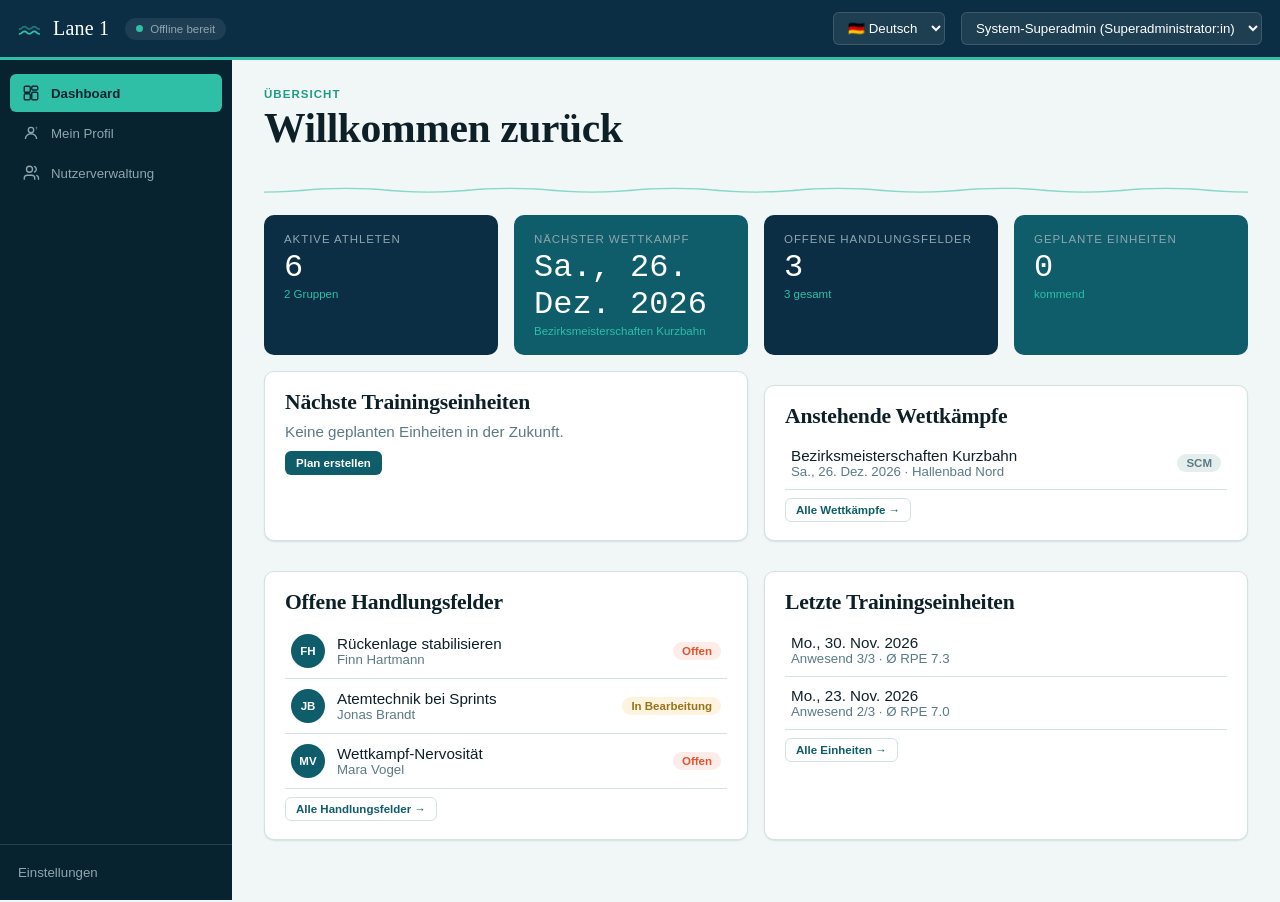
<file: index.html>
<!DOCTYPE html>
<html lang="de">
<head>
<meta charset="UTF-8">
<meta name="viewport" content="width=device-width, initial-scale=1, viewport-fit=cover">
<title>Lane 1 · Trainingsmanagement</title>
<meta name="theme-color" content="#0B2E44">
<meta name="description" content="Offline-first Trainingsmanagement für Schwimmteams">
<link rel="manifest" href="manifest.json">
<link rel="icon" href="icons/icon.svg" type="image/svg+xml">
<link rel="apple-touch-icon" href="icons/icon-192.png">
<link rel="stylesheet" href="css/styles.css">
</head>
<body>

<div id="app-shell">

  <!-- Top bar -->
  <header class="topbar">
    <div class="topbar-brand">
      <svg class="brand-mark" viewBox="0 0 32 32" aria-hidden="true">
        <path d="M2 22c3 0 3-3 6-3s3 3 6 3 3-3 6-3 3 3 6 3" fill="none" stroke="currentColor" stroke-width="2.2" stroke-linecap="round"/>
        <path d="M2 16c3 0 3-3 6-3s3 3 6 3 3-3 6-3 3 3 6 3" fill="none" stroke="currentColor" stroke-width="2.2" stroke-linecap="round" opacity="0.5"/>
      </svg>
      <span class="brand-name">Lane 1</span>
    </div>
    <div class="topbar-status">
      <span id="net-indicator" class="net-pill net-online" title="Verbindungsstatus">
        <span class="dot"></span><span class="net-label">Offline bereit</span>
      </span>
    </div>
    <div class="topbar-lang">
      <label for="language-select" class="sr-only">Sprache / Language</label>
      <select id="language-select" aria-label="Sprache / Language"></select>
    </div>
    <div class="topbar-user">
      <label for="role-select" class="sr-only">Rolle wechseln</label>
      <select id="user-select"></select>
    </div>
  </header>

  <div class="app-body">
    <!-- Side nav -->
    <nav class="sidenav" id="sidenav" aria-label="Hauptnavigation">
      <ul id="nav-list"></ul>
      <div class="sidenav-footer">
        <button id="btn-settings" class="nav-textbtn">Einstellungen</button>
      </div>
    </nav>

    <!-- Main content -->
    <main id="view" class="view" tabindex="-1"></main>
  </div>

  <!-- Mobile bottom tabs -->
  <nav class="bottomnav" id="bottomnav" aria-label="Hauptnavigation mobil"></nav>

  <div id="toast-region" class="toast-region" aria-live="polite"></div>

  <div id="modal-root" class="modal-root" hidden></div>
</div>

<template id="tpl-lanewave">
  <svg class="lanewave" viewBox="0 0 240 16" preserveAspectRatio="none" aria-hidden="true">
    <path d="M0 8c10 0 10-6 20-6s10 6 20 6 10-6 20-6 10 6 20 6 10-6 20-6 10 6 20 6 10-6 20-6 10 6 20 6 10-6 20-6 10 6 20 6 10-6 20-6 10 6 20 6 10-6 20-6" fill="none" stroke="currentColor" stroke-width="2"/>
  </svg>
</template>

<script type="module" src="js/app.js"></script>
</body>
</html>
</file>
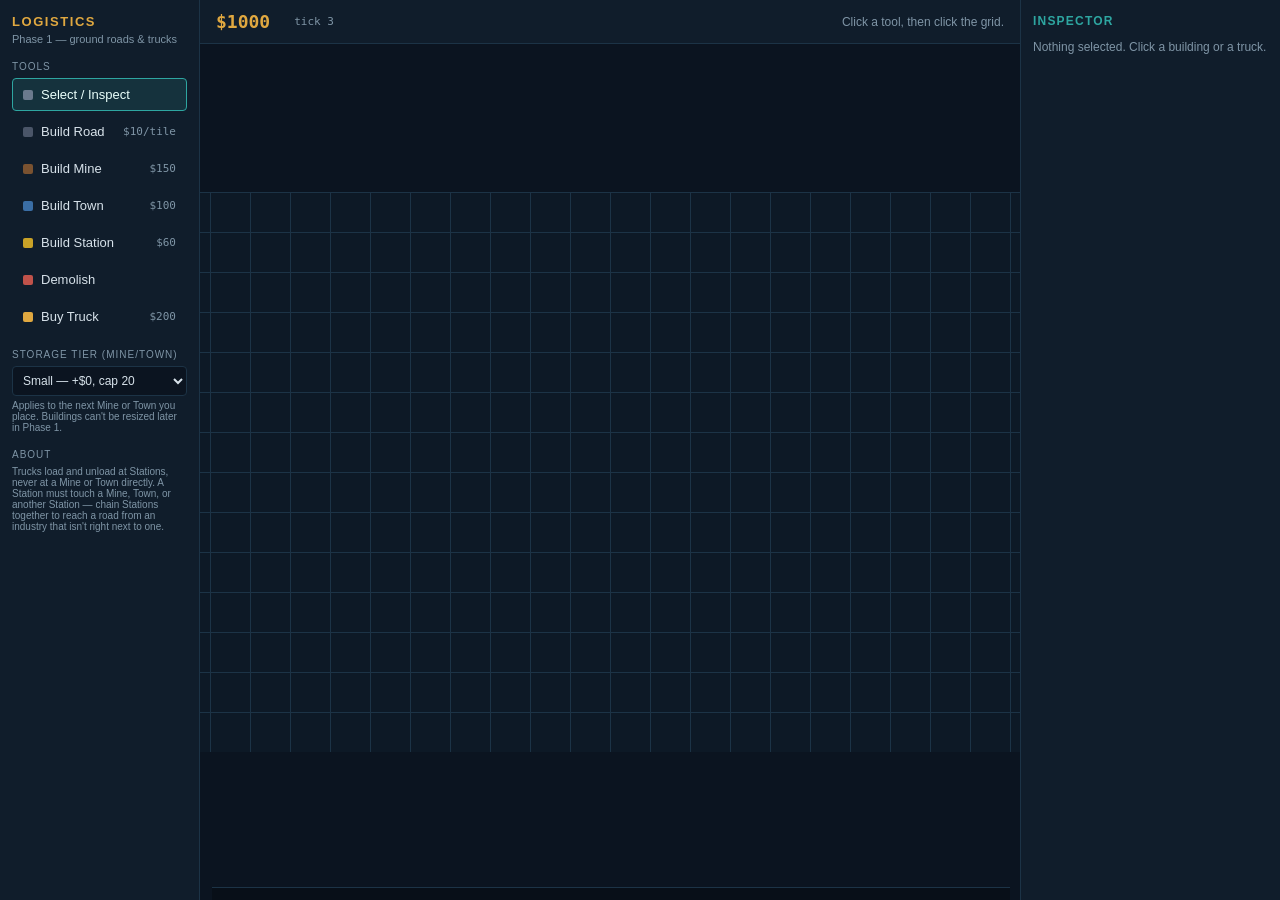
<file: infra/index.html>
<!DOCTYPE html>
<html lang="en">
<head>
<meta charset="UTF-8">
<title>Logistics — Phase 1</title>
<style>
  :root{
    --bg:#0b1420;
    --bg-panel:#101d2b;
    --grid-line:#1c3346;
    --road:#4a5568;
    --road-edge:#6b7a8d;
    --teal:#2ea6a1;
    --amber:#e0a840;
    --amber-dim:#8a6a2e;
    --danger:#c0524a;
    --text:#d7e2ea;
    --text-dim:#7f95a6;
    --mono: 'Consolas', 'SF Mono', 'Menlo', monospace;
    --sans: -apple-system, 'Segoe UI', Helvetica, Arial, sans-serif;
  }
  *{box-sizing:border-box;}
  html,body{margin:0;height:100%;background:var(--bg);color:var(--text);font-family:var(--sans);}
  #app{display:flex;height:100%;}

  /* ---------- left toolbar ---------- */
  #toolbar{
    width:200px; flex:0 0 200px; background:var(--bg-panel);
    border-right:1px solid var(--grid-line); padding:14px 12px; overflow-y:auto;
  }
  #toolbar h1{
    font-size:13px; letter-spacing:.12em; text-transform:uppercase;
    color:var(--amber); margin:0 0 4px; font-weight:700;
  }
  #toolbar .sub{font-size:11px;color:var(--text-dim);margin-bottom:16px;}
  .tool-btn{
    display:flex; align-items:center; gap:8px; width:100%; text-align:left;
    background:transparent; border:1px solid transparent; color:var(--text);
    padding:8px 10px; margin-bottom:4px; border-radius:4px; cursor:pointer;
    font-size:13px; font-family:var(--sans);
  }
  .tool-btn:hover{background:rgba(255,255,255,.04);}
  .tool-btn.active{background:rgba(46,166,161,.15); border-color:var(--teal); color:#eafffb;}
  .tool-btn .cost{margin-left:auto; font-family:var(--mono); font-size:11px; color:var(--text-dim);}
  .tool-swatch{width:10px;height:10px;border-radius:2px;flex:0 0 auto;}
  .section-label{
    font-size:10px; text-transform:uppercase; letter-spacing:.1em;
    color:var(--text-dim); margin:16px 0 6px;
  }
  select#tierSelect{
    width:100%; background:var(--bg); color:var(--text); border:1px solid var(--grid-line);
    padding:6px; border-radius:4px; font-size:12px; margin-bottom:4px;
  }
  #tierHint{font-size:10px;color:var(--text-dim);margin-bottom:8px;}

  /* ---------- center stage ---------- */
  #stage{flex:1; display:flex; flex-direction:column; min-width:0;}
  #hud{
    height:44px; flex:0 0 44px; background:var(--bg-panel);
    border-bottom:1px solid var(--grid-line); display:flex; align-items:center;
    padding:0 16px; gap:24px;
  }
  #treasury{font-family:var(--mono); font-size:18px; color:var(--amber); font-weight:700;}
  #treasury.negative{color:var(--danger);}
  #tickInfo{font-family:var(--mono); font-size:11px; color:var(--text-dim);}
  #hint{font-size:12px;color:var(--text-dim); margin-left:auto;}
  #canvasWrap{flex:1; overflow:auto; background:var(--bg); display:flex; align-items:center; justify-content:center;}
  canvas{background:#0d1926; image-rendering:pixelated; cursor:crosshair;}

  /* ---------- right panel ---------- */
  #sidepanel{
    width:260px; flex:0 0 260px; background:var(--bg-panel);
    border-left:1px solid var(--grid-line); padding:14px 12px; overflow-y:auto;
  }
  #sidepanel h2{font-size:12px; text-transform:uppercase; letter-spacing:.1em; color:var(--teal); margin:0 0 10px;}
  #selectionInfo{font-size:12px; line-height:1.6; color:var(--text-dim);}
  #selectionInfo b{color:var(--text);}
  .order-row{
    display:flex; align-items:center; gap:6px; background:var(--bg);
    border:1px solid var(--grid-line); border-radius:4px; padding:6px 8px; margin-bottom:5px; font-size:12px;
  }
  .order-row .idx{color:var(--text-dim); font-family:var(--mono); width:14px;}
  .order-row .act{color:var(--amber); font-family:var(--mono); font-size:11px;}
  .order-row .rm{margin-left:auto; cursor:pointer; color:var(--danger); font-weight:700;}
  .btn{
    background:var(--teal); color:#032523; border:none; border-radius:4px;
    padding:7px 10px; font-size:12px; cursor:pointer; font-weight:600; width:100%;
    margin-top:6px;
  }
  .btn.secondary{background:transparent; border:1px solid var(--road-edge); color:var(--text);}
  .btn.danger{background:var(--danger); color:#2a0d0a;}
  .fill-bar{height:6px;border-radius:3px;background:var(--grid-line);overflow:hidden;margin:4px 0 8px;}
  .fill-bar > div{height:100%; background:var(--teal);}

  #log{
    position:fixed; left:212px; bottom:0; right:270px; max-height:120px; overflow-y:auto;
    background:rgba(9,16,24,.92); border-top:1px solid var(--grid-line); font-family:var(--mono);
    font-size:11px; padding:6px 10px; pointer-events:none;
  }
  #log div{color:var(--text-dim); padding:1px 0;}
  #log div.money{color:var(--amber);}
  #log div.warn{color:var(--danger);}
</style>
</head>
<body>
<div id="app">

  <div id="toolbar">
    <h1>Logistics</h1>
    <div class="sub">Phase 1 — ground roads &amp; trucks</div>

    <div class="section-label">Tools</div>
    <button class="tool-btn active" data-tool="select"><span class="tool-swatch" style="background:var(--road-edge)"></span>Select / Inspect</button>
    <button class="tool-btn" data-tool="road"><span class="tool-swatch" style="background:var(--road)"></span>Build Road<span class="cost">$10/tile</span></button>
    <button class="tool-btn" data-tool="mine"><span class="tool-swatch" style="background:#7a5230"></span>Build Mine<span class="cost" id="mineCost">$150</span></button>
    <button class="tool-btn" data-tool="town"><span class="tool-swatch" style="background:#3a6ea5"></span>Build Town<span class="cost" id="townCost">$100</span></button>
    <button class="tool-btn" data-tool="station"><span class="tool-swatch" style="background:#c9a227"></span>Build Station<span class="cost" id="stationCost">$60</span></button>
    <button class="tool-btn" data-tool="demolish"><span class="tool-swatch" style="background:var(--danger)"></span>Demolish</button>
    <button class="tool-btn" data-tool="truck"><span class="tool-swatch" style="background:var(--amber)"></span>Buy Truck<span class="cost">$200</span></button>

    <div class="section-label">Storage tier (Mine/Town)</div>
    <select id="tierSelect">
      <option value="small">Small — +$0, cap 20</option>
      <option value="large">Large — +$100, cap 50</option>
    </select>
    <div id="tierHint">Applies to the next Mine or Town you place. Buildings can't be resized later in Phase 1.</div>

    <div class="section-label">About</div>
    <div id="tierHint">
      Trucks load and unload at Stations, never at a Mine or Town directly.
      A Station must touch a Mine, Town, or another Station — chain Stations
      together to reach a road from an industry that isn't right next to one.
    </div>
  </div>

  <div id="stage">
    <div id="hud">
      <div id="treasury">$0</div>
      <div id="tickInfo">tick 0</div>
      <div id="hint">Click a tool, then click the grid.</div>
    </div>
    <div id="canvasWrap">
      <canvas id="c" width="880" height="560"></canvas>
    </div>
  </div>

  <div id="sidepanel">
    <h2>Inspector</h2>
    <div id="selectionInfo">Nothing selected. Click a building or a truck.</div>
  </div>

</div>
<div id="log"></div>

<script>
/* =====================================================================
   PHASE 1 PROTOTYPE
   Implements, on the main thread for now (see README for the Worker
   split noted in the architecture spec §2/§8 as a fast-follow):
     - single ground layer, road network + trucks (§6.2)
     - ECS-ish entities: buildings (Producer/Consumer/Storage), vehicles
     - fixed-timestep simulation loop decoupled from rendering (§8)
     - player-authored Orders lists — no auto-routing (§6.6)
     - player-chosen storage capacity at build time (§6.6)
     - backpressure: halted production / waiting vehicles (§6.6)
     - Treasury, construction costs, vehicle purchase+running cost,
       delivery income (§16)
   ===================================================================== */

// ---------------------------------------------------------------------
// DATA DEFINITIONS  (stand-in for /data/*.json content packs, §9 / §16)
// ---------------------------------------------------------------------
const RESOURCE = { id:'ore', name:'Ore', baseValue:6 };
const RECIPE_DURATION_TICKS = 4;   // mine produces 1 ore every N ticks
const ROAD_COST_PER_TILE = 10;
const TRANSFER_RATE = 4;           // units moved per tick during load/unload
const TICK_MS = 300;               // fixed simulation timestep
const CONSUMPTION_PER_CAPITA = 0.02; // ore drained per tick, per resident (§16-style: data-defined rate)

const BUILDING_DEFS = {
  mine:    { buildCost: 150, tiers: { small:{cap:20, add:0}, large:{cap:50, add:100} }, color:'#7a5230', label:'Mine', footprint:{w:2,h:2} },
  town:    { buildCost: 100, tiers: { small:{cap:20, add:0, population:50}, large:{cap:50, add:80, population:150} }, color:'#3a6ea5', label:'Town', footprint:{w:3,h:2} },
  station: { buildCost: 60,  tiers: { small:{cap:0, add:0}, large:{cap:0, add:0} }, color:'#c9a227', label:'Station', footprint:{w:1,h:1} },
};
const VEHICLE_DEFS = {
  truck: { purchaseCost:200, runningCostPerTick:1, capacity:10, sellFraction:0.4, label:'Truck' },
};

// ---------------------------------------------------------------------
// WORLD STATE
// ---------------------------------------------------------------------
const GRID_W = 22, GRID_H = 14, CELL = 40;
const world = {
  treasury: 1000,
  tick: 0,
  grid: new Map(),          // "x,y" -> { road:false, buildingId:null }
  entities: new Map(),      // id -> entity
  nextId: 1,
};

function cellKey(x,y){ return x+','+y; }
function getCell(x,y){
  const k = cellKey(x,y);
  if(!world.grid.has(k)) world.grid.set(k,{road:false, buildingId:null});
  return world.grid.get(k);
}
function inBounds(x,y){ return x>=0 && y>=0 && x<GRID_W && y<GRID_H; }

// ---------------------------------------------------------------------
// EVENTS / LOG  (stand-in for the Event stream in §7/§16)
// ---------------------------------------------------------------------
const logEl = document.getElementById('log');
function logEvent(msg, cls){
  const d = document.createElement('div');
  if(cls) d.className = cls;
  d.textContent = msg;
  logEl.appendChild(d);
  while(logEl.children.length > 40) logEl.removeChild(logEl.firstChild);
  logEl.scrollTop = logEl.scrollHeight;
}

// ---------------------------------------------------------------------
// ECONOMY  (§16 — EconomySystem: the only thing that touches Treasury)
// ---------------------------------------------------------------------
function canAfford(cost){ return world.treasury >= cost; }
function charge(cost, reason){
  world.treasury -= cost;
  logEvent(`-$${cost} ${reason}`, 'money');
}
function credit(amount, reason){
  world.treasury += amount;
  logEvent(`+$${amount} ${reason}`, 'money');
}

// ---------------------------------------------------------------------
// ROAD NETWORK + PATHFINDING (§6.2, §10 — BFS since edges are uniform cost)
// ---------------------------------------------------------------------
function neighbors4(x,y){
  return [[x+1,y],[x-1,y],[x,y+1],[x,y-1]].filter(([nx,ny])=>inBounds(nx,ny));
}
function isRoad(x,y){ return getCell(x,y).road; }

// Every cell a building occupies, derived from its anchor (x,y) + footprint.
function footprintCells(building){
  const cells = [];
  for(let dx=0; dx<building.footprint.w; dx++){
    for(let dy=0; dy<building.footprint.h; dy++){
      cells.push({x:building.x+dx, y:building.y+dy});
    }
  }
  return cells;
}

// Find a road cell touching any side of the building's footprint (its "dock").
// Works for any footprint size — a 3x2 Town is just as reachable as a 1x1.
function buildingRoadAccessCell(building){
  const own = new Set(footprintCells(building).map(c=>c.x+','+c.y));
  for(const cell of footprintCells(building)){
    for(const [nx,ny] of neighbors4(cell.x,cell.y)){
      if(own.has(nx+','+ny)) continue; // don't count a neighbor that's part of the same building
      if(isRoad(nx,ny)) return {x:nx,y:ny};
    }
  }
  return null;
}

// BFS over road cells between two road-adjacent docks. Returns array of
// {x,y} road cells from start to end (inclusive), or null if unreachable.
function findRoadPath(start, end){
  if(start.x===end.x && start.y===end.y) return [start];
  const key = p => p.x+','+p.y;
  const visited = new Set([key(start)]);
  const queue = [start];
  const cameFrom = new Map();
  while(queue.length){
    const cur = queue.shift();
    for(const [nx,ny] of neighbors4(cur.x,cur.y)){
      if(!isRoad(nx,ny)) continue;
      const k = nx+','+ny;
      if(visited.has(k)) continue;
      visited.add(k);
      cameFrom.set(k, cur);
      if(nx===end.x && ny===end.y){
        // reconstruct
        let path = [{x:nx,y:ny}];
        let c = cur;
        while(c){ path.unshift(c); c = cameFrom.get(key(c)); }
        return path;
      }
      queue.push({x:nx,y:ny});
    }
  }
  return null;
}
// Vehicles always live on road cells (they dock next to a building rather
// than entering its footprint), so a vehicle's own path is simply the road
// route from where it stands to the target building's dock cell.

// A Station has no storage of its own. It's only a physical access point:
// vehicles load/unload there, and the Station forwards that transfer to
// whichever industry (Mine/Town) it's touching — directly, or through a
// chain of other Stations that all touch each other. This walks that chain
// and returns the first Mine/Town it finds, or null if the station isn't
// connected to any industry right now.
function findLinkedIndustry(station){
  const visited = new Set([station.id]);
  const queue = [station];
  while(queue.length){
    const s = queue.shift();
    for(const cell of footprintCells(s)){
      for(const [nx,ny] of neighbors4(cell.x,cell.y)){
        const nCell = getCell(nx,ny);
        if(!nCell.buildingId) continue;
        const nb = world.entities.get(nCell.buildingId);
        if(!nb || nb.id===s.id) continue;
        if(nb.type==='station'){
          if(!visited.has(nb.id)){ visited.add(nb.id); queue.push(nb); }
        } else if(nb.producer || nb.consumer){
          return nb;
        }
      }
    }
  }
  return null;
}

// Does this footprint (for a building about to be placed) touch at least
// one Mine, Town, or Station? Used to require Stations to actually connect
// to something before they can be built (§6.6-style: don't let the player
// build something structurally useless without at least a warning).
function touchesIndustryOrStation(x, y, footprint){
  const own = new Set();
  for(let dx=0; dx<footprint.w; dx++) for(let dy=0; dy<footprint.h; dy++) own.add((x+dx)+','+(y+dy));
  for(let dx=0; dx<footprint.w; dx++){
    for(let dy=0; dy<footprint.h; dy++){
      for(const [nx,ny] of neighbors4(x+dx, y+dy)){
        if(own.has(nx+','+ny)) continue;
        const nb = getCell(nx,ny).buildingId ? world.entities.get(getCell(nx,ny).buildingId) : null;
        if(nb && (nb.type==='mine' || nb.type==='town' || nb.type==='station')) return true;
      }
    }
  }
  return false;
}

// ---------------------------------------------------------------------
// ENTITY FACTORIES
// ---------------------------------------------------------------------
function createBuilding(type, x, y, tier){
  const def = BUILDING_DEFS[type];
  const id = world.nextId++;
  const population = type==='town' ? def.tiers[tier].population : 0;
  const entity = {
    id, kind:'building', type, x, y,
    footprint: { w:def.footprint.w, h:def.footprint.h }, // cells occupied, anchored at (x,y)
    storageCap: def.tiers[tier].cap,
    stock: 0,               // single-resource Phase 1: always 'ore'
    ticksRemaining: type==='mine' ? RECIPE_DURATION_TICKS : null,
    producer: type==='mine',
    consumer: type==='town',
    priceMultiplier: 1.0,
    population,
    consumptionPerTick: population * CONSUMPTION_PER_CAPITA,
  };
  world.entities.set(id, entity);
  for(const cell of footprintCells(entity)) getCell(cell.x, cell.y).buildingId = id;
  return entity;
}
function createVehicle(x,y){
  const def = VEHICLE_DEFS.truck;
  const id = world.nextId++;
  const entity = {
    id, kind:'vehicle', type:'truck', x, y,
    cargoAmount:0, capacity:def.capacity,
    orders:[],           // [{nodeId, action}] — player authored, §6.6
    ordersIndex:0,
    state:'idle',        // idle|moving|loading|unloading|blocked
    path:null, pathIndex:0,
    moveTimer:0,         // ticks between cell-steps (1 = one cell/tick)
  };
  world.entities.set(id, entity);
  return entity;
}

// ---------------------------------------------------------------------
// COMMANDS  (§7 — the only way the world is mutated by the player)
// ---------------------------------------------------------------------
function cmdBuildRoad(x,y){
  const cell = getCell(x,y);
  if(cell.road || cell.buildingId){ return; }
  if(!canAfford(ROAD_COST_PER_TILE)){ logEvent('Insufficient funds for road.', 'warn'); return; }
  charge(ROAD_COST_PER_TILE, 'road tile');
  cell.road = true;
}
function cmdBuildBuilding(type, x, y, tier){
  const def = BUILDING_DEFS[type];
  const {w,h} = def.footprint;
  for(let dx=0; dx<w; dx++){
    for(let dy=0; dy<h; dy++){
      const cx = x+dx, cy = y+dy;
      if(!inBounds(cx,cy)){ logEvent(`${def.label} footprint (${w}x${h}) doesn't fit on the grid there.`, 'warn'); return; }
      const cell = getCell(cx,cy);
      if(cell.road || cell.buildingId){ logEvent(`${def.label} footprint overlaps something at (${cx},${cy}).`, 'warn'); return; }
    }
  }
  if(type==='station'){
    // Stations don't touch roads directly here — they touch an industry, or
    // another station, forming the access chain vehicles actually use.
    if(!touchesIndustryOrStation(x, y, {w,h})){
      logEvent('A Station must touch a Mine, Town, or another Station.', 'warn');
      return;
    }
  }
  const cost = def.buildCost + def.tiers[tier].add;
  if(!canAfford(cost)){ logEvent('Insufficient funds for construction.', 'warn'); return; }
  charge(cost, `${def.label} (${tier})`);
  createBuilding(type, x, y, tier);
}
function cmdDemolish(x,y){
  const cell = getCell(x,y);
  if(cell.buildingId){
    const building = world.entities.get(cell.buildingId);
    if(building){ for(const c of footprintCells(building)) getCell(c.x,c.y).buildingId = null; }
    world.entities.delete(cell.buildingId);
  } else if(cell.road){
    cell.road = false;
  }
}
function cmdPurchaseVehicle(x,y){
  const cell = getCell(x,y);
  if(!cell.road){ logEvent('Trucks must be placed on a road tile.', 'warn'); return; }
  const def = VEHICLE_DEFS.truck;
  if(!canAfford(def.purchaseCost)){ logEvent('Insufficient funds for truck.', 'warn'); return; }
  charge(def.purchaseCost, 'truck purchase');
  createVehicle(x,y);
}
function cmdSellVehicle(vehicle){
  const def = VEHICLE_DEFS.truck;
  const refund = Math.round(def.purchaseCost * def.sellFraction);
  credit(refund, 'truck sold');
  world.entities.delete(vehicle.id);
}
function cmdSetOrders(vehicle, orders){
  vehicle.orders = orders;
  vehicle.ordersIndex = Math.min(vehicle.ordersIndex, Math.max(0, orders.length-1));
  vehicle.path = null; // force a fresh path toward the (possibly new) target
}

// ---------------------------------------------------------------------
// SIMULATION SYSTEMS — run once per fixed tick (§5, §8)
// ---------------------------------------------------------------------
function tickProduction(){
  for(const e of world.entities.values()){
    if(e.kind!=='building' || !e.producer) continue;
    if(e.stock + 1 > e.storageCap){ continue; } // halted: no room (§6.6)
    e.ticksRemaining--;
    if(e.ticksRemaining <= 0){
      e.stock += 1;
      e.ticksRemaining = RECIPE_DURATION_TICKS;
    }
  }
}

function tickConsumption(){
  // Towns eat into their own stock every tick, independent of deliveries —
  // a town with no incoming trucks will run its storage down to zero even
  // though nothing is being loaded/unloaded there.
  for(const e of world.entities.values()){
    if(e.kind!=='building' || !e.consumer) continue;
    e.stock = Math.max(0, e.stock - e.consumptionPerTick);
  }
}

function startMovingTo(vehicle, building){
  const dock = buildingRoadAccessCell(building);
  if(!dock){ vehicle.state='blocked'; return false; } // no road touches this building right now
  const path = findRoadPath({x:vehicle.x, y:vehicle.y}, dock);
  if(!path){ vehicle.state='blocked'; return false; }
  vehicle.path = path;
  vehicle.pathIndex = 0;
  vehicle.state = 'moving';
  return true;
}

function currentOrder(vehicle){
  if(!vehicle.orders.length) return null;
  return vehicle.orders[vehicle.ordersIndex % vehicle.orders.length];
}
function advanceOrder(vehicle){
  if(!vehicle.orders.length) return;
  vehicle.ordersIndex = (vehicle.ordersIndex + 1) % vehicle.orders.length;
}

function tickVehicles(){
  for(const v of world.entities.values()){
    if(v.kind!=='vehicle') continue;

    const order = currentOrder(v);
    if(!order){ v.state='idle'; v.path=null; continue; }
    const target = world.entities.get(order.nodeId);
    if(!target){ advanceOrder(v); v.path=null; continue; } // stop was demolished

    if(v.state==='idle' || v.state==='blocked'){
      // (Re)try to reach, or act on, the current order's target. 'blocked'
      // retries every tick until the resource/space it's waiting on frees up.
      const dock = buildingRoadAccessCell(target);
      if(!dock){ v.state='blocked'; continue; } // building has no road access right now
      if(v.x===dock.x && v.y===dock.y){
        v.state = order.action==='load_full' ? 'loading' : 'unloading';
      } else {
        startMovingTo(v, target); // -> 'moving', or 'blocked' if unreachable
      }
      continue;
    }

    if(v.state==='moving'){
      if(!v.path){ startMovingTo(v, target); continue; }
      const finalCell = v.path[v.path.length-1];
      if(v.x===finalCell.x && v.y===finalCell.y){
        v.state = order.action==='load_full' ? 'loading' : 'unloading';
        v.path = null;
        continue;
      }
      v.pathIndex++;
      const next = v.path[v.pathIndex];
      if(next){ v.x = next.x; v.y = next.y; }
      continue;
    }

    if(v.state==='loading'){
      // Vehicle is docked at a Station; the Station forwards to whichever
      // industry it (or its chain of touching Stations) connects to (§ Stations).
      const industry = findLinkedIndustry(target);
      if(!industry){ v.state='blocked'; continue; } // wait: station not connected to anything
      if(industry.stock <= 0){ v.state='blocked'; continue; } // wait: source empty
      const room = v.capacity - v.cargoAmount;
      if(room <= 0){ advanceOrder(v); v.state='idle'; continue; } // full, move on
      const amt = Math.min(TRANSFER_RATE, industry.stock, room);
      industry.stock -= amt;
      v.cargoAmount += amt;
      if(v.cargoAmount >= v.capacity){ advanceOrder(v); v.state='idle'; }
      continue;
    }

    if(v.state==='unloading'){
      const industry = findLinkedIndustry(target);
      if(!industry){ v.state='blocked'; continue; } // wait: station not connected to anything
      if(v.cargoAmount<=0){ advanceOrder(v); v.state='idle'; continue; }
      const room = industry.storageCap - industry.stock;
      if(room <= 0){ v.state='blocked'; continue; } // wait: destination full (§6.6)
      const amt = Math.min(TRANSFER_RATE, v.cargoAmount, room);
      industry.stock += amt;
      v.cargoAmount -= amt;
      if(industry.consumer){
        const income = Math.round(amt * RESOURCE.baseValue * industry.priceMultiplier);
        credit(income, `delivery to ${BUILDING_DEFS.town.label} #${industry.id}`);
      }
      if(v.cargoAmount<=0){ advanceOrder(v); v.state='idle'; }
      continue;
    }
  }
}

function tickUpkeep(){
  for(const v of world.entities.values()){
    if(v.kind!=='vehicle') continue;
    if(v.orders.length===0) continue; // parked/unassigned trucks don't burn cash
    world.treasury -= VEHICLE_DEFS.truck.runningCostPerTick;
  }
}

function simTick(){
  tickProduction();
  tickVehicles();
  tickConsumption();
  tickUpkeep();
  world.tick++;
}

// ---------------------------------------------------------------------
// FIXED-TIMESTEP LOOP  (§8 — decoupled from render framerate)
// ---------------------------------------------------------------------
let acc = 0, lastT = performance.now();
function frame(now){
  const dt = now - lastT; lastT = now;
  acc += dt;
  while(acc >= TICK_MS){ simTick(); acc -= TICK_MS; }
  render();
  requestAnimationFrame(frame);
}

// ---------------------------------------------------------------------
// RENDERING
// ---------------------------------------------------------------------
const canvas = document.getElementById('c');
const ctx = canvas.getContext('2d');

function render(){
  ctx.clearRect(0,0,canvas.width,canvas.height);
  // grid lines
  ctx.strokeStyle = getCss('--grid-line');
  ctx.lineWidth = 1;
  for(let x=0;x<=GRID_W;x++){ ctx.beginPath(); ctx.moveTo(x*CELL+.5,0); ctx.lineTo(x*CELL+.5,GRID_H*CELL); ctx.stroke(); }
  for(let y=0;y<=GRID_H;y++){ ctx.beginPath(); ctx.moveTo(0,y*CELL+.5); ctx.lineTo(GRID_W*CELL,y*CELL+.5); ctx.stroke(); }

  // roads
  for(const [k,cell] of world.grid){
    if(!cell.road) continue;
    const [x,y] = k.split(',').map(Number);
    ctx.fillStyle = getCss('--road');
    ctx.fillRect(x*CELL+4,y*CELL+4,CELL-8,CELL-8);
  }

  // buildings
  for(const e of world.entities.values()){
    if(e.kind!=='building') continue;
    const def = BUILDING_DEFS[e.type];
    const px = e.x*CELL, py = e.y*CELL;
    const pw = e.footprint.w*CELL, ph = e.footprint.h*CELL;
    ctx.fillStyle = def.color;
    const halted = e.producer && (e.stock+1 > e.storageCap);
    ctx.fillRect(px+2, py+2, pw-4, ph-4);
    if(halted){ ctx.strokeStyle = getCss('--danger'); ctx.lineWidth=2; ctx.strokeRect(px+3, py+3, pw-6, ph-6); }
    if(e===selected){ ctx.strokeStyle = getCss('--amber'); ctx.lineWidth=2; ctx.strokeRect(px+1, py+1, pw-2, ph-2); }
    ctx.fillStyle = '#fff';
    ctx.font = '10px monospace';
    ctx.fillText(`${def.label} #${e.id}`, px+5, py+13);
    // fill bar spans the building's full footprint width (Stations have no
    // storage of their own — show a linked/unlinked indicator dot instead)
    if(e.type==='station'){
      const linked = !!findLinkedIndustry(e);
      ctx.fillStyle = linked ? getCss('--teal') : getCss('--danger');
      ctx.beginPath(); ctx.arc(px+pw-8, py+ph-8, 4, 0, Math.PI*2); ctx.fill();
    } else {
      const pct = e.stock / e.storageCap;
      ctx.fillStyle = 'rgba(0,0,0,.5)';
      ctx.fillRect(px+4, py+ph-9, pw-8, 4);
      ctx.fillStyle = getCss('--teal');
      ctx.fillRect(px+4, py+ph-9, (pw-8)*pct, 4);
    }
  }

  // vehicles
  for(const v of world.entities.values()){
    if(v.kind!=='vehicle') continue;
    ctx.fillStyle = v.state==='blocked' ? getCss('--danger') : getCss('--amber');
    const cx = v.x*CELL+CELL/2, cy = v.y*CELL+CELL/2;
    ctx.beginPath(); ctx.arc(cx,cy,8,0,Math.PI*2); ctx.fill();
    if(v===selected){ ctx.strokeStyle='#fff'; ctx.lineWidth=2; ctx.beginPath(); ctx.arc(cx,cy,11,0,Math.PI*2); ctx.stroke(); }
  }

  // hover ghost for build tools — sized to the building's footprint where relevant
  if(hoverCell){
    ctx.strokeStyle = getCss('--teal');
    ctx.lineWidth = 2;
    if(currentTool==='mine' || currentTool==='town' || currentTool==='station'){
      const fp = BUILDING_DEFS[currentTool].footprint;
      ctx.strokeRect(hoverCell.x*CELL+1, hoverCell.y*CELL+1, fp.w*CELL-2, fp.h*CELL-2);
    } else if(currentTool==='road' || currentTool==='truck'){
      ctx.strokeRect(hoverCell.x*CELL+1, hoverCell.y*CELL+1, CELL-2, CELL-2);
    }
  }

  // HUD
  const treasuryEl = document.getElementById('treasury');
  treasuryEl.textContent = '$' + world.treasury;
  treasuryEl.classList.toggle('negative', world.treasury < 0);
  document.getElementById('tickInfo').textContent = 'tick ' + world.tick;
}
function getCss(varName){ return getComputedStyle(document.documentElement).getPropertyValue(varName).trim(); }

// ---------------------------------------------------------------------
// UI WIRING (tools, selection, order editor)
// ---------------------------------------------------------------------
let currentTool = 'select';
let selected = null;       // selected building or vehicle
let pickingStopFor = null; // vehicle awaiting a click on a building to add a stop
let hoverCell = null;

document.querySelectorAll('.tool-btn').forEach(btn=>{
  btn.addEventListener('click', ()=>{
    document.querySelectorAll('.tool-btn').forEach(b=>b.classList.remove('active'));
    btn.classList.add('active');
    currentTool = btn.dataset.tool;
    document.getElementById('hint').textContent = toolHint(currentTool);
  });
});
function toolHint(t){
  return {
    select:'Click a building or truck to inspect it.',
    road:'Click or drag to build road ($10/tile).',
    mine:`Click the top-left cell for a Mine (${BUILDING_DEFS.mine.footprint.w}x${BUILDING_DEFS.mine.footprint.h}). It doesn't need to touch a road itself — build a Station touching it for trucks to use.`,
    town:`Click the top-left cell for a Town (${BUILDING_DEFS.town.footprint.w}x${BUILDING_DEFS.town.footprint.h}). It doesn't need to touch a road itself — build a Station touching it for trucks to use.`,
    station:`Click a cell touching a Mine, Town, or another Station (${BUILDING_DEFS.station.footprint.w}x${BUILDING_DEFS.station.footprint.h}). Trucks load/unload at Stations, not at the industry itself.`,
    demolish:'Click a road tile or building to remove it.',
    truck:'Click a road tile to buy a truck ($200) there.',
  }[t] || '';
}

function currentTier(){ return document.getElementById('tierSelect').value; }

function cellFromEvent(evt){
  const rect = canvas.getBoundingClientRect();
  const x = Math.floor((evt.clientX-rect.left)/CELL);
  const y = Math.floor((evt.clientY-rect.top)/CELL);
  if(!inBounds(x,y)) return null;
  return {x,y};
}

let dragging = false;
canvas.addEventListener('mousedown', evt=>{
  const cell = cellFromEvent(evt); if(!cell) return;
  dragging = true;
  handleClick(cell);
});
canvas.addEventListener('mousemove', evt=>{
  hoverCell = cellFromEvent(evt);
  if(dragging && currentTool==='road' && hoverCell){ cmdBuildRoad(hoverCell.x, hoverCell.y); }
});
window.addEventListener('mouseup', ()=>{ dragging=false; });

function buildingAt(x,y){
  const cell = getCell(x,y);
  return cell.buildingId ? world.entities.get(cell.buildingId) : null;
}
function vehicleAt(x,y){
  for(const v of world.entities.values()) if(v.kind==='vehicle' && v.x===x && v.y===y) return v;
  return null;
}

function handleClick(cell){
  const {x,y} = cell;

  // Order-editor "pick a stop" mode takes priority over the active tool.
  if(pickingStopFor){
    const b = buildingAt(x,y);
    if(b && b.type!=='station'){
      logEvent('Trucks load/unload at Stations, not at the industry itself.', 'warn');
    } else if(b && b.type==='station'){
      const industry = findLinkedIndustry(b);
      if(!industry){
        logEvent(`Station #${b.id} isn't connected to any industry yet.`, 'warn');
      } else {
        const action = industry.producer ? 'load_full' : 'unload_all';
        const orders = pickingStopFor.orders.slice();
        orders.push({nodeId:b.id, action});
        cmdSetOrders(pickingStopFor, orders);
        renderOrderEditor(pickingStopFor);
      }
    }
    pickingStopFor = null;
    document.getElementById('hint').textContent = toolHint(currentTool);
    return;
  }

  if(currentTool==='select'){
    const v = vehicleAt(x,y);
    const b = buildingAt(x,y);
    selected = v || b || null;
    renderSelection();
    return;
  }
  if(currentTool==='road'){ cmdBuildRoad(x,y); return; }
  if(currentTool==='mine'){ cmdBuildBuilding('mine', x, y, currentTier()); return; }
  if(currentTool==='town'){ cmdBuildBuilding('town', x, y, currentTier()); return; }
  if(currentTool==='station'){ cmdBuildBuilding('station', x, y, 'small'); return; }
  if(currentTool==='demolish'){ cmdDemolish(x,y); return; }
  if(currentTool==='truck'){ cmdPurchaseVehicle(x,y); return; }
}

function renderSelection(){
  const panel = document.getElementById('selectionInfo');
  if(!selected){ panel.innerHTML = 'Nothing selected. Click a building or a truck.'; return; }

  if(selected.kind==='building' && selected.type==='station'){
    const industry = findLinkedIndustry(selected);
    panel.innerHTML = `
      <div><b>${BUILDING_DEFS.station.label} #${selected.id}</b></div>
      <div>${industry
        ? `Linked to: ${BUILDING_DEFS[industry.type].label} #${industry.id}`
        : '<span style="color:var(--danger)">Not connected to any industry</span>'}</div>
    `;
    return;
  }

  if(selected.kind==='building'){
    const def = BUILDING_DEFS[selected.type];
    panel.innerHTML = `
      <div><b>${def.label} #${selected.id}</b></div>
      <div>Stock: ${selected.stock.toFixed(1)} / ${selected.storageCap} Ore</div>
      <div class="fill-bar"><div style="width:${(selected.stock/selected.storageCap*100).toFixed(0)}%"></div></div>
      ${selected.producer ? `<div>${selected.stock+1>selected.storageCap ? '<span style="color:var(--danger)">Halted — storage full</span>' : 'Producing…'}</div>` : ''}
      ${selected.consumer ? `
        <div>Population: ${selected.population}</div>
        <div>Consuming: ${selected.consumptionPerTick.toFixed(2)}/tick</div>
        ${selected.stock<=0 ? '<div style="color:var(--danger)">Out of stock — nothing to consume</div>' : ''}
        <div>Pays $${RESOURCE.baseValue}/unit delivered</div>
      ` : ''}
      <div style="margin-top:6px;color:var(--text-dim);font-size:11px;">Trucks can't load/unload here directly — build a Station touching this building.</div>
    `;
    return;
  }

  if(selected.kind==='vehicle'){
    const def = VEHICLE_DEFS.truck;
    let html = `
      <div><b>${def.label} #${selected.id}</b></div>
      <div>Cargo: ${selected.cargoAmount.toFixed(1)} / ${selected.capacity}</div>
      <div>State: ${selected.state}${selected.state==='blocked' ? ' <span style="color:var(--danger)">(waiting)</span>' : ''}</div>
      <div class="section-label">Orders</div>
      <div id="ordersList"></div>
      <button class="btn" id="addStopBtn">+ Add stop</button>
      <button class="btn secondary" id="sellBtn">Sell ($${Math.round(def.purchaseCost*def.sellFraction)} refund)</button>
    `;
    panel.innerHTML = html;
    document.getElementById('addStopBtn').addEventListener('click', ()=>{
      pickingStopFor = selected;
      document.getElementById('hint').textContent = 'Click a Station to add it as a stop.';
    });
    document.getElementById('sellBtn').addEventListener('click', ()=>{
      cmdSellVehicle(selected);
      selected = null;
      renderSelection();
    });
    renderOrderEditor(selected);
  }
}

function renderOrderEditor(vehicle){
  const list = document.getElementById('ordersList');
  if(!list) return;
  list.innerHTML = '';
  vehicle.orders.forEach((o, i)=>{
    const b = world.entities.get(o.nodeId);
    const row = document.createElement('div');
    row.className = 'order-row';
    row.innerHTML = `<span class="idx">${i+1}</span><span>${b ? BUILDING_DEFS[b.type].label+' #'+b.id : '(removed)'}</span><span class="act">${o.action}</span><span class="rm">✕</span>`;
    row.querySelector('.rm').addEventListener('click', ()=>{
      const orders = vehicle.orders.slice();
      orders.splice(i,1);
      cmdSetOrders(vehicle, orders);
      renderOrderEditor(vehicle);
    });
    list.appendChild(row);
  });
}

// keep the side panel numbers live even when nothing changed selection-wise
setInterval(()=>{ if(selected) renderSelection(); }, 500);

document.getElementById('mineCost').textContent = '$' + BUILDING_DEFS.mine.buildCost;
document.getElementById('townCost').textContent = '$' + BUILDING_DEFS.town.buildCost;
document.getElementById('stationCost').textContent = '$' + BUILDING_DEFS.station.buildCost;

requestAnimationFrame(frame);
</script>
</body>
</html>
</file>
<file: css/styles.css>
/* ==========================================================================
   Lane 1 — Design tokens
   Signature: "Lane line" wave motif (pool lane ropes) as dividers & accents.
   Palette grounded in the pool: deep water, petrol tile, chlorine sparkle,
   lane-rope coral. Editorial serif for headings, clean sans for body,
   monospace for times/data.
   ========================================================================== */
:root{
  /* Color */
  --c-deep:      #0B2E44;   /* deep water — primary dark */
  --c-deep-2:    #082330;   /* darker well */
  --c-petrol:    #0F5C6B;   /* petrol tile — secondary */
  --c-foam:      #F1F7F6;   /* foam — light bg */
  --c-foam-2:    #E4EFED;   /* card bg on foam */
  --c-chlorine:  #2FBFA6;   /* chlorine sparkle — primary accent */
  --c-chlorine-d:#1D9C86;
  --c-lane:      #FF6B4A;   /* lane rope coral — alert/highlight */
  --c-lane-d:    #E0532F;
  --c-ink:       #0E2027;   /* body text */
  --c-slate:     #5B7A85;   /* muted text */
  --c-slate-2:   #8FA6AD;
  --c-line:      #D3E3E1;   /* hairlines on light */
  --c-line-dark: rgba(255,255,255,0.14);
  --c-white:     #FFFFFF;
  --c-amber:     #E8A33D;   /* warnings */
  --c-danger:    #D6473C;

  /* Type */
  --f-display: "Iowan Old Style", "Palatino Linotype", Palatino, ui-serif, Georgia, "Times New Roman", serif;
  --f-body: -apple-system, BlinkMacSystemFont, "Segoe UI", ui-sans-serif, Roboto, Helvetica, Arial, sans-serif;
  --f-mono: ui-monospace, "SF Mono", "Cascadia Code", "Roboto Mono", Menlo, Consolas, monospace;

  --fs-xs: 0.72rem;
  --fs-sm: 0.83rem;
  --fs-base: 0.95rem;
  --fs-md: 1.08rem;
  --fs-lg: 1.35rem;
  --fs-xl: 1.9rem;
  --fs-xxl: 2.6rem;

  /* Layout */
  --sidenav-w: 232px;
  --topbar-h: 60px;
  --radius-sm: 6px;
  --radius-md: 10px;
  --radius-lg: 16px;
  --shadow-sm: 0 1px 2px rgba(11,46,68,0.08), 0 1px 1px rgba(11,46,68,0.04);
  --shadow-md: 0 6px 20px rgba(11,46,68,0.12);
  --shadow-lg: 0 16px 40px rgba(11,46,68,0.18);
  --ease: cubic-bezier(.22,.61,.36,1);
}

@media (prefers-reduced-motion: reduce){
  *{ animation-duration: 0.001ms !important; transition-duration: 0.001ms !important; }
}

*{ box-sizing: border-box; }
html,body{ height:100%; }
body{
  margin:0;
  font-family: var(--f-body);
  font-size: var(--fs-base);
  color: var(--c-ink);
  background: var(--c-foam);
  -webkit-font-smoothing: antialiased;
}
h1,h2,h3,h4{ font-family: var(--f-display); margin: 0 0 0.4em; font-weight: 600; letter-spacing: -0.01em; }
h1{ font-size: var(--fs-xxl); }
h2{ font-size: var(--fs-xl); }
h3{ font-size: var(--fs-lg); }
p{ margin: 0 0 0.7em; color: var(--c-slate); }
a{ color: var(--c-petrol); }
.sr-only{ position:absolute; width:1px; height:1px; overflow:hidden; clip:rect(0,0,0,0); }
button{ font-family: inherit; }
:focus-visible{ outline: 2.5px solid var(--c-chlorine); outline-offset: 2px; border-radius: 4px; }

/* mono/data */
.data, .mono, time, .time-value{ font-family: var(--f-mono); }

/* ---------- Lane wave signature ---------- */
.lanewave{ width:100%; height:10px; color: var(--c-chlorine); display:block; opacity:.55; }
.lanewave.on-dark{ color: rgba(255,255,255,.4); }
.divider-wave{ margin: 18px 0; }

/* ==========================================================================
   Shell layout
   ========================================================================== */
#app-shell{ min-height:100vh; display:flex; flex-direction:column; }

.topbar{
  height: var(--topbar-h);
  background: var(--c-deep);
  color: var(--c-white);
  display:flex; align-items:center; gap:16px;
  padding: 0 18px;
  position: sticky; top:0; z-index: 50;
  border-bottom: 3px solid var(--c-chlorine);
}
.topbar-brand{ display:flex; align-items:center; gap:9px; }
.brand-mark{ width:26px; height:26px; color: var(--c-chlorine); }
.brand-name{ font-family: var(--f-display); font-size: 1.25rem; letter-spacing: 0.01em; }
.topbar-status{ flex:1; display:flex; }
.net-pill{ display:inline-flex; align-items:center; gap:7px; font-size: var(--fs-xs); padding: 5px 11px; border-radius: 999px; background: rgba(255,255,255,0.08); color: var(--c-slate-2); }
.net-pill .dot{ width:7px; height:7px; border-radius:50%; background: var(--c-chlorine); }
.net-pill.net-offline .dot{ background: var(--c-amber); }
.net-pill.net-offline{ color: var(--c-amber); }
.topbar-user select{
  background: rgba(255,255,255,0.08); color: var(--c-white); border: 1px solid var(--c-line-dark);
  padding: 7px 10px; border-radius: var(--radius-sm); font-size: var(--fs-sm);
}
.topbar-user select option{ color: var(--c-ink); }
.topbar-lang select{
  background: rgba(255,255,255,0.08); color: var(--c-white); border: 1px solid var(--c-line-dark);
  padding: 7px 10px; border-radius: var(--radius-sm); font-size: var(--fs-sm); cursor:pointer;
}
.topbar-lang select option{ color: var(--c-ink); }

.app-body{ flex:1; display:flex; min-height: 0; }

.sidenav{
  width: var(--sidenav-w); flex-shrink:0;
  background: var(--c-deep-2); color: var(--c-white);
  display:flex; flex-direction:column; justify-content:space-between;
  position: sticky; top: var(--topbar-h); height: calc(100vh - var(--topbar-h));
  overflow-y:auto;
}
.sidenav ul{ list-style:none; margin:0; padding: 14px 10px; }
.sidenav li{ margin-bottom: 2px; }
.nav-link{
  display:flex; align-items:center; gap:11px; width:100%; text-align:left;
  padding: 10px 12px; border-radius: var(--radius-sm); background:none; border:none;
  color: var(--c-slate-2); font-size: var(--fs-sm); cursor:pointer;
  transition: background .15s var(--ease), color .15s var(--ease);
}
.nav-link:hover{ background: rgba(255,255,255,0.06); color: var(--c-white); }
.nav-link.active{ background: var(--c-chlorine); color: var(--c-deep-2); font-weight:600; }
.nav-link .ic{ width:18px; height:18px; flex-shrink:0; }
.sidenav-footer{ padding: 14px; border-top: 1px solid var(--c-line-dark); }
.nav-textbtn{ background:none; border:none; color: var(--c-slate-2); font-size: var(--fs-sm); cursor:pointer; padding: 6px 4px; }
.nav-textbtn:hover{ color: var(--c-white); }
.nav-badge{
  display:inline-flex; align-items:center; justify-content:center; min-width:19px; height:19px;
  padding: 0 5px; border-radius:999px; background: var(--c-lane); color: var(--c-white);
  font-size: 0.68rem; font-weight:700; line-height:1;
}
.nav-badge-mobile{ position:absolute; top:2px; right:14%; }

.view{ flex:1; padding: 28px 32px 60px; min-width:0; max-width: 1180px; }

.bottomnav{ display:none; }

/* ==========================================================================
   Common components
   ========================================================================== */
.page-head{ display:flex; align-items:flex-end; justify-content:space-between; gap:16px; flex-wrap:wrap; margin-bottom: 6px; }
.page-eyebrow{ font-size: var(--fs-xs); text-transform:uppercase; letter-spacing: 0.09em; color: var(--c-chlorine-d); font-weight:700; margin-bottom:4px; }
.page-actions{ display:flex; gap:10px; flex-wrap:wrap; }

.btn{
  font-size: var(--fs-sm); padding: 9px 16px; border-radius: var(--radius-sm);
  border: 1px solid transparent; cursor:pointer; font-weight:600; display:inline-flex; align-items:center; gap:7px;
  transition: transform .12s var(--ease), box-shadow .12s var(--ease), background .12s var(--ease);
}
.btn:active{ transform: translateY(1px); }
.btn-primary{ background: var(--c-petrol); color: var(--c-white); }
.btn-primary:hover{ background: var(--c-deep); }
.btn-accent{ background: var(--c-chlorine); color: var(--c-deep-2); }
.btn-accent:hover{ background: var(--c-chlorine-d); }
.btn-ghost{ background: transparent; color: var(--c-petrol); border-color: var(--c-line); }
.btn-ghost:hover{ background: var(--c-foam-2); }
.btn-danger{ background: var(--c-white); color: var(--c-danger); border-color: #F1C9C4; }
.btn-danger:hover{ background: #FDF1EF; }
.btn-sm{ padding: 5px 10px; font-size: var(--fs-xs); }
.btn[disabled]{ opacity:.45; cursor:not-allowed; }

.card{ background: var(--c-white); border: 1px solid var(--c-line); border-radius: var(--radius-md); padding: 18px 20px; box-shadow: var(--shadow-sm); }
.card + .card{ margin-top: 14px; }
.grid{ display:grid; gap:16px; }
.grid-2{ grid-template-columns: repeat(2, 1fr); }
.grid-3{ grid-template-columns: repeat(3, 1fr); }
.grid-4{ grid-template-columns: repeat(4, 1fr); }
@media (max-width: 900px){ .grid-2,.grid-3,.grid-4{ grid-template-columns: 1fr 1fr; } }
@media (max-width: 600px){ .grid-2,.grid-3,.grid-4{ grid-template-columns: 1fr; } }

.stat-card{ background: var(--c-deep); color:var(--c-white); border-radius: var(--radius-md); padding: 18px 20px; position:relative; overflow:hidden; }
.stat-card .stat-label{ font-size: var(--fs-xs); text-transform:uppercase; letter-spacing:.08em; color: var(--c-slate-2); }
.stat-card .stat-value{ font-family: var(--f-mono); font-size: 2rem; margin-top:4px; }
.stat-card .stat-sub{ font-size: var(--fs-xs); color: var(--c-chlorine); margin-top:2px; }
.stat-card.alt{ background: var(--c-petrol); }

table{ width:100%; border-collapse: collapse; font-size: var(--fs-sm); }
th{ text-align:left; font-size: var(--fs-xs); text-transform:uppercase; letter-spacing:.05em; color: var(--c-slate); padding: 8px 10px; border-bottom: 2px solid var(--c-line); }
td{ padding: 10px 10px; border-bottom: 1px solid var(--c-line); vertical-align: middle; }
tr:hover td{ background: var(--c-foam-2); }
.table-wrap{ overflow-x:auto; }
.row-click{ cursor:pointer; }

.badge{ display:inline-flex; align-items:center; gap:5px; font-size: var(--fs-xs); font-weight:600; padding: 3px 9px; border-radius: 999px; }
.badge-open{ background:#FDECE7; color: var(--c-lane-d); }
.badge-progress{ background:#FDF3DF; color:#96731B; }
.badge-done{ background:#E3F5EF; color: var(--c-chlorine-d); }
.badge-neutral{ background: var(--c-foam-2); color: var(--c-slate); }
.badge-pb{ background: var(--c-chlorine); color: var(--c-deep-2); }

.pill-group{ display:flex; gap:6px; flex-wrap:wrap; }
.pill{ font-size: var(--fs-xs); padding: 4px 10px; border-radius:999px; background: var(--c-foam-2); color: var(--c-slate); border:1px solid var(--c-line); cursor:pointer; }
.pill.active{ background: var(--c-deep); color: var(--c-white); border-color: var(--c-deep); }

.empty-state{ text-align:center; padding: 50px 20px; color: var(--c-slate); }
.empty-state .ic{ width:44px; height:44px; color: var(--c-slate-2); margin-bottom:10px; }
.empty-state h3{ color: var(--c-ink); margin-bottom:6px; }

/* Forms */
.form-grid{ display:grid; gap:14px; grid-template-columns: repeat(2, 1fr); }
.form-grid.single{ grid-template-columns: 1fr; }
.field{ display:flex; flex-direction:column; gap:5px; }
.field.span-2{ grid-column: 1 / -1; }
.field label{ font-size: var(--fs-xs); font-weight:700; color: var(--c-slate); text-transform:uppercase; letter-spacing:.04em; }
.field input, .field select, .field textarea{
  font-family: inherit; font-size: var(--fs-base); padding: 9px 11px; border: 1px solid var(--c-line);
  border-radius: var(--radius-sm); background: var(--c-white); color: var(--c-ink);
}
.field textarea{ min-height: 80px; resize: vertical; }
.field input:focus, .field select:focus, .field textarea:focus{ border-color: var(--c-chlorine); }
.form-actions{ display:flex; justify-content:flex-end; gap:10px; margin-top: 18px; }
.hint{ font-size: var(--fs-xs); color: var(--c-slate-2); }

/* Modal */
.modal-root{ position:fixed; inset:0; background: rgba(11,46,68,0.45); backdrop-filter: blur(2px); display:flex; align-items:center; justify-content:center; z-index: 200; padding: 20px; }
.modal-root[hidden]{ display:none; }
.modal-box{ background: var(--c-white); border-radius: var(--radius-lg); padding: 26px 28px; width: 100%; max-width: 640px; max-height: 88vh; overflow-y:auto; box-shadow: var(--shadow-lg); animation: modal-in .18s var(--ease); }
@keyframes modal-in{ from{ opacity:0; transform: translateY(8px) scale(.98); } to{ opacity:1; transform:none; } }
.modal-head{ display:flex; justify-content:space-between; align-items:flex-start; margin-bottom: 14px; gap: 12px; }
.modal-close{ background:none; border:none; font-size: 1.4rem; line-height:1; cursor:pointer; color: var(--c-slate); }

/* Toasts */
.toast-region{ position:fixed; bottom: 18px; right: 18px; display:flex; flex-direction:column; gap:8px; z-index: 300; }
.toast{ background: var(--c-deep); color:var(--c-white); padding: 11px 16px; border-radius: var(--radius-sm); font-size: var(--fs-sm); box-shadow: var(--shadow-md); border-left: 4px solid var(--c-chlorine); animation: toast-in .2s var(--ease); }
.toast.err{ border-left-color: var(--c-danger); }
@keyframes toast-in{ from{ opacity:0; transform: translateX(12px); } to{ opacity:1; transform:none; } }

/* Attendance / list rows */
.list-row{ display:flex; align-items:center; gap:12px; padding: 10px 6px; border-bottom: 1px solid var(--c-line); }
.list-row:last-child{ border-bottom:none; }
.avatar{ width:34px; height:34px; border-radius:50%; background: var(--c-petrol); color:#fff; display:flex; align-items:center; justify-content:center; font-size: var(--fs-xs); font-weight:700; flex-shrink:0; }

/* Simple SVG chart containers */
.chart-box{ width:100%; overflow-x:auto; }
.chart-box svg{ display:block; }

/* Sets/plan editor */
.set-row{ display:grid; grid-template-columns: 70px 1fr 90px 90px 34px; gap:8px; align-items:center; padding: 6px 0; }
.set-row input, .set-row select{ padding: 6px 8px; font-size: var(--fs-sm); border:1px solid var(--c-line); border-radius: var(--radius-sm); }
.set-row-head{ font-size: var(--fs-xs); text-transform:uppercase; color: var(--c-slate); font-weight:700; }
.set-row-extra{ grid-column: 1 / -1; display:flex; flex-direction:column; align-items:flex-start; gap:2px; margin-top:2px; }
.set-row-extra select{ width:auto; min-width:160px; }
.day-block{ border: 1px solid var(--c-line); border-radius: var(--radius-md); padding: 14px 16px; margin-bottom: 12px; }
.day-block-head{ display:flex; justify-content:space-between; align-items:center; margin-bottom:10px; }

/* Responsive */
@media (max-width: 860px){
  .sidenav{ display:none; }
  .view{ padding: 18px 16px 90px; }
  .bottomnav{
    display:flex; position: fixed; bottom:0; left:0; right:0; height: 62px; background: var(--c-deep);
    border-top: 3px solid var(--c-chlorine); z-index: 60; padding-bottom: env(safe-area-inset-bottom);
  }
  .bottomnav button{
    flex:1; background:none; border:none; color: var(--c-slate-2); display:flex; flex-direction:column;
    align-items:center; justify-content:center; gap:2px; font-size: 0.62rem; cursor:pointer;
  }
  .bottomnav button.active{ color: var(--c-chlorine); }
  .bottomnav .ic{ width:19px; height:19px; }
  .form-grid{ grid-template-columns: 1fr; }
  .set-row{ grid-template-columns: 56px 1fr 70px 70px 30px; }
}

/* Utility */
.mt-0{margin-top:0;} .flex{display:flex;} .items-center{align-items:center;} .gap-8{gap:8px;} .gap-12{gap:12px;}
.justify-between{justify-content:space-between;} .text-slate{color:var(--c-slate);} .text-sm{font-size:var(--fs-sm);}
.w-full{width:100%;} .mb-8{margin-bottom:8px;} .mb-16{margin-bottom:16px;}
</file>
